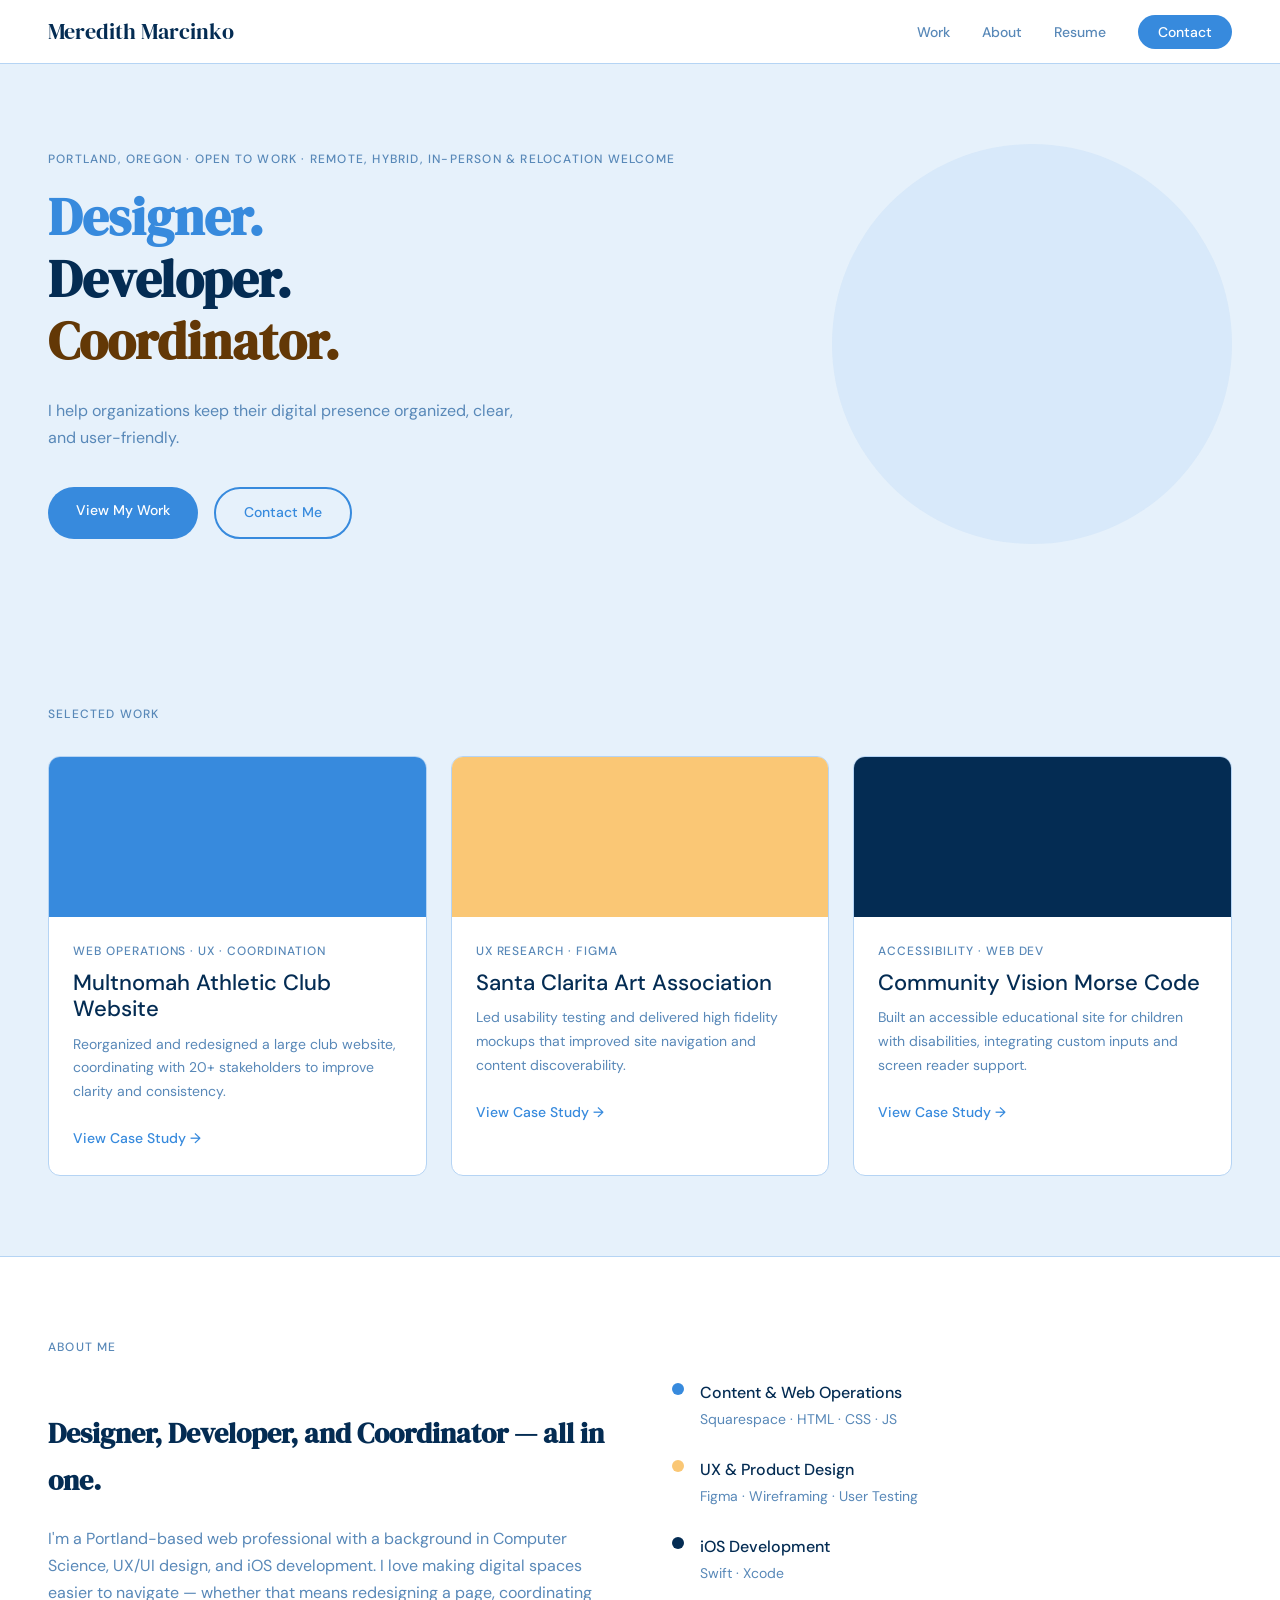
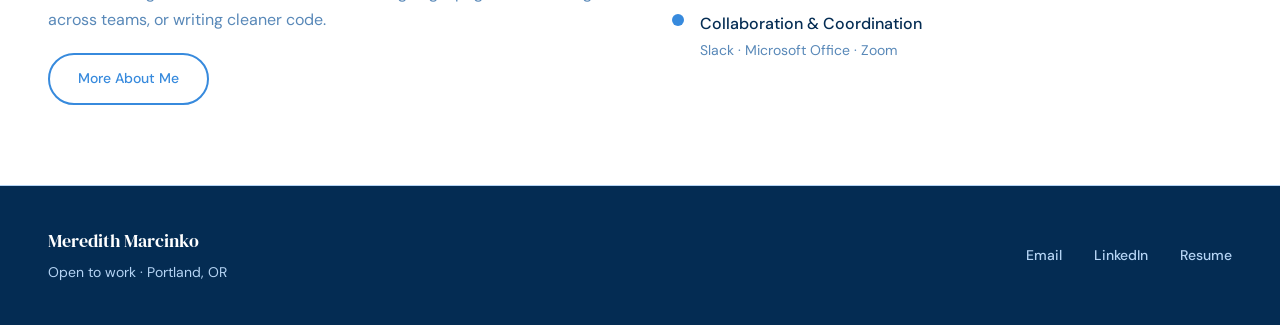
<file: index.html>
<!DOCTYPE html>
<html lang="en">
    <head>
        <link rel="stylesheet" href="style.css"/>
        <meta charset="UTF-8" />
        <meta name="viewport" content="width=device-width, initial-scale=1.0" />
        <title>Meredith Marcinko</title>
    </head>
    <body>
        <nav>
            <a href="index.html" class="nav-logo">Meredith Marcinko</a>
            <ul class="nav-links">
                <li><a href="index.html">Work</a></li>
                <li><a href="about.html">About</a></li>
                <li><a href="resume.html">Resume</a></li>
                <li><a href="contact.html" class="nav-cta">Contact</a></li>
            </ul>
        </nav>
        <section class="hero">
            <div class="hero-text">
                <p class="hero-tagline">Portland, Oregon · Open to Work · Remote, Hybrid, In-Person & Relocation Welcome</p>
                <h1 class="hero-headline">
                    <span class="blue">Designer.</span>
                    <span class="navy">Developer.</span>
                    <span class="yellow">Coordinator.</span>
                </h1>
                <p class="hero-sub"> I help organizations keep their digital presence organized, clear, and user-friendly.</p>
                <div class="hero-buttons">
                    <a href="#work" class="btn-primary">View My Work</a>
                    <a href="contact.html" class="btn-outline">Contact Me</a>
                </div>
            </div>
            <div class="hero-visual">
            </div>
        </section>
        <section class="work" id="work">
            <div class="work-header">
                <p class="section-label">Selected Work</p>
            </div>
            <div class="work-grid">
                <div class="project-card">
                    <div class="card-image blue-card"></div>
                    <div class="card-body">
                        <p class="card-type">Web Operations · UX · Coordination</p>
                        <h3 class="card-title">Multnomah Athletic Club Website</h3>
                        <p class="card-desc">Reorganized and redesigned a large club website, coordinating with 20+ stakeholders to improve clarity and consistency.</p>
                        <a href="work/mac-operations.html" class="card-link">View Case Study →</a>
                    </div>
                </div>
                <div class="project-card">
                    <div class="card-image yellow-card"></div>
                    <div class="card-body">
                        <p class="card-type">UX Research · Figma</p>
                        <h3 class="card-title">Santa Clarita Art Association</h3>
                        <p class="card-desc">Led usability testing and delivered high fidelity mockups that improved site navigation and content discoverability.</p>
                        <a href="work/santa-clarita.html" class="card-link">View Case Study →</a>
                    </div>
                </div>
                <div class="project-card">
                    <div class="card-image navy-card"></div>
                    <div class="card-body">
                        <p class="card-type">Accessibility · Web Dev</p>
                        <h3 class="card-title">Community Vision Morse Code</h3>
                        <p class="card-desc">Built an accessible educational site for children with disabilities, integrating custom inputs and screen reader support.</p>
                        <a href="work/morse-code.html" class="card-link">View Case Study →</a>
                    </div>
                </div>
            </div>
        </section>
        <section class="about-strip">
            <div class="about-left">
                <p class="section-label">About Me</p>
                <h2 class="about-heading">Designer, Developer, and Coordinator — all in one.</h2>
                <p class="about-bio">I'm a Portland-based web professional with a background in Computer Science, UX/UI design, and iOS development. I love making digital spaces easier to navigate — whether that means redesigning a page, coordinating across teams, or writing cleaner code.</p>
                <a href="about.html" class="btn-outline">More About Me</a>
            </div>
            <div class="about-right">
                <div class="skill-item">
                    <span class="skill-dot blue"></span>
                    <div>
                        <p class="skill-name">Content & Web Operations</p>
                        <p class="skill-tool">Squarespace · HTML · CSS · JS</p>
                    </div>
                </div>
                <div class="skill-item">
                    <span class="skill-dot yellow"></span>
                    <div>
                        <p class="skill-name">UX & Product Design</p>
                        <p class="skill-tool">Figma · Wireframing · User Testing</p>
                    </div>
                </div>
                <div class="skill-item">
                    <span class="skill-dot navy"></span>
                    <div>
                        <p class="skill-name">iOS Development</p>
                        <p class="skill-tool">Swift · Xcode</p>
                    </div>
                </div>
                <div class="skill-item">
                    <span class="skill-dot blue"></span>
                    <div>
                        <p class="skill-name">Collaboration & Coordination</p>
                        <p class="skill-tool">Slack · Microsoft Office · Zoom</p>
                    </div>
                </div>
            </div>
        </section>
        <footer>
            <div class="footer-left">
                <p class="footer-name">Meredith Marcinko</p>
                <p class="footer-tagline">Open to work · Portland, OR</p>
            </div>
            <div class="footer-links">
                <a href="mailto:mere.marcinko@outlook.com">Email</a>
                <a href="https://linkedin.com/in/meredith-marcinko" target="_blank">LinkedIn</a>
                <a href="resume.html">Resume</a>
            </div>
        </footer>
    </body>
</html>
</file>
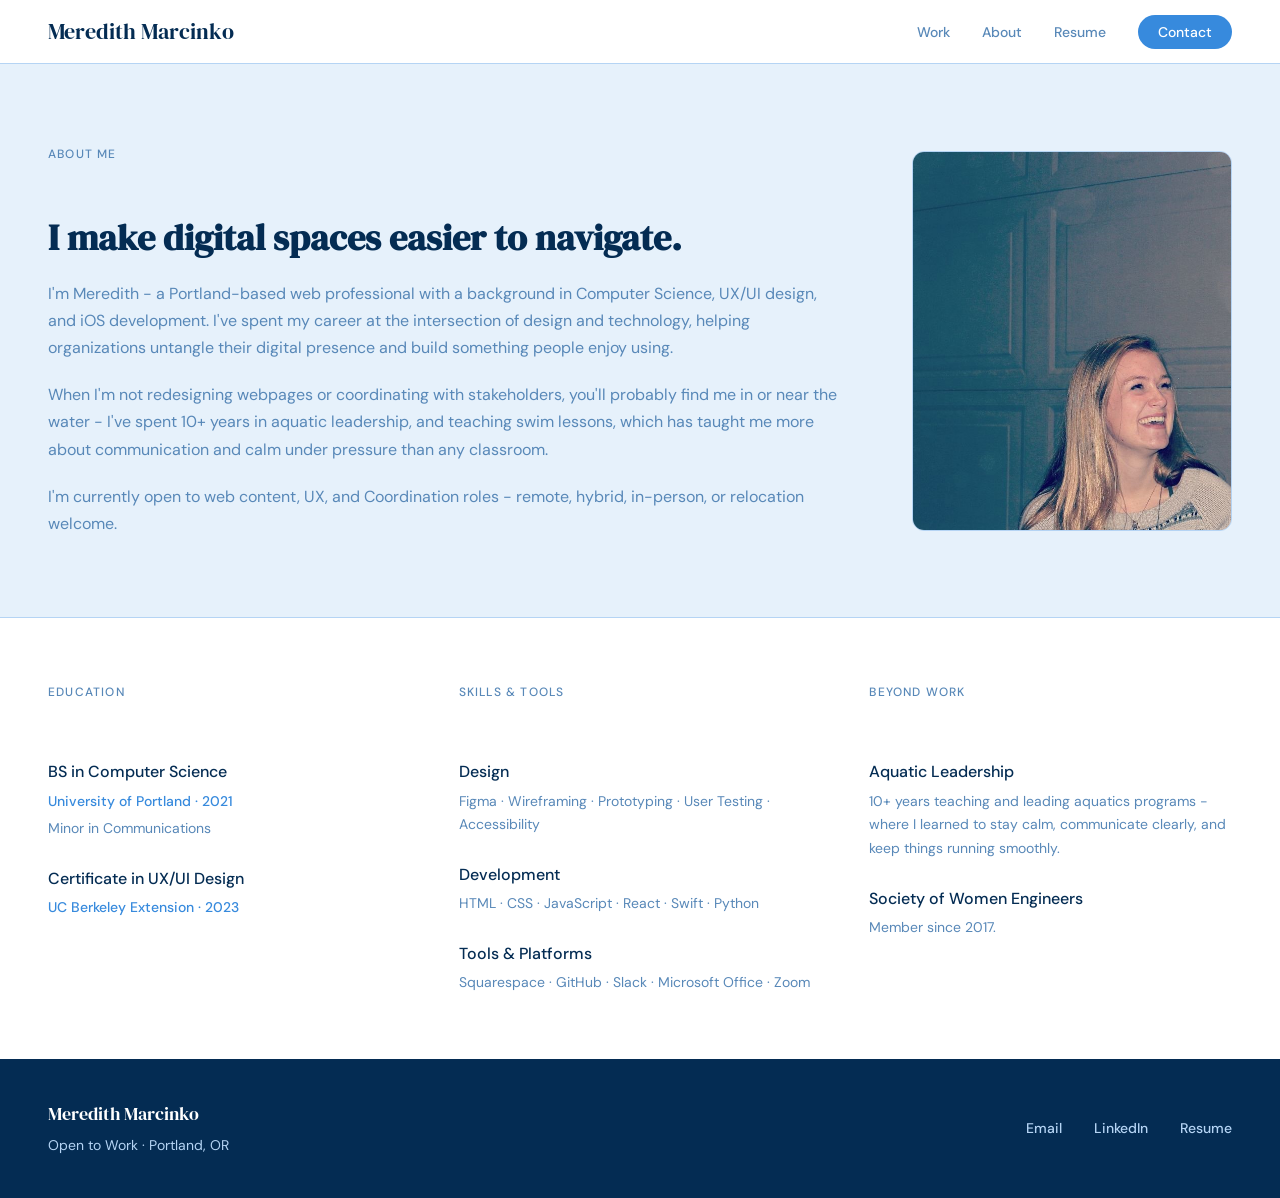
<file: about.html>
<!DOCTYPE html>
<html lang="en">
    <head>
        <link rel="stylesheet" href="style.css"/>
        <meta charset="UTF-8" />
        <meta name="viewport" content="width=device-width, initial-scale=1.0" />
        <title>About - Meredith Marcinko</title>
    </head>
    <body>
        <nav>
            <a href="index.html" class="nav-logo">Meredith Marcinko</a>
            <ul class="nav-links">
                <li><a href="index.html">Work</a></li>
                <li><a href="about.html">About</a></li>
                <li><a href="resume.html">Resume</a></li>
                <li><a href="contact.html" class="nav-cta">Contact</a></li>
            </ul>
        </nav>
        <section class="about-hero">
            <div class="about-hero-text">
                <p class="section-label">About Me</p>
                <h1 class="about-hero-heading">I make digital spaces easier to navigate.</h1>
                <p class="about-hero-bio">I'm Meredith - a Portland-based web professional with a background in Computer Science, UX/UI design, and iOS development. I've spent my career at the intersection of design and technology, helping organizations untangle their digital presence and build something people enjoy using.</p>
                <p class="about-hero-bio">When I'm not redesigning webpages or coordinating with stakeholders, you'll probably find me in or near the water - I've spent 10+ years in aquatic leadership, and teaching swim lessons, which has taught me more about communication and calm under pressure than any classroom.</p>
                <p class="about-hero-bio">I'm currently open to web content, UX, and Coordination roles - remote, hybrid, in-person, or relocation welcome.</p>
            </div>
            <div class="about-hero-image">
                <img src="assets/images/place_holder_headshot.jpg" alt="Meredith Marcinko" />
            </div>
        </section>
        <section class="about-details">
            <div class="detail-block">
                <p class="section-label">Education</p>
                <div class="detail-item">
                    <p class="detail-title">BS in Computer Science</p>
                    <p class="detail-sub">University of Portland · 2021</p>
                    <p class="detail-note">Minor in Communications</p>
                </div>
                <div class="detail-item">
                    <p class="detail-title">Certificate in UX/UI Design</p>
                    <p class="detail-sub">UC Berkeley Extension · 2023</p>
                </div>
            </div>
            <div class="detail-block">
                <p class="section-label">Skills & Tools</p>
                <div class="detail-item">
                    <p class="detail-title">Design</p>
                    <p class="detail-note">Figma · Wireframing · Prototyping · User Testing · Accessibility</p>
                </div>
                <div class="detail-item">
                    <p class="detail-title">Development</p>
                    <p class="detail-note">HTML · CSS · JavaScript · React · Swift · Python</p>
                </div>
                <div class="detail-item">
                    <p class="detail-title">Tools & Platforms</p>
                    <p class="detail-note">Squarespace · GitHub · Slack · Microsoft Office · Zoom</p>
                </div>
            </div>
            <div class="detail-block">
                <p class="section-label">Beyond Work</p>
                <div class="detail-item">
                    <p class="detail-title">Aquatic Leadership</p>
                    <p class="detail-note">10+ years teaching and leading aquatics programs - where I learned to stay calm, communicate clearly, and keep things running smoothly.</p>
                </div>
                <div class="detail-item">
                    <p class="detail-title">Society of Women Engineers</p>
                    <p class="detail-note">Member since 2017.</p>
                </div>
            </div>
        </section>
        <footer>
            <div class="footer-left">
                <p class="footer-name">Meredith Marcinko</p>
                <p class="footer-tagline">Open to Work · Portland, OR</p>
            </div>
            <div class="footer-links">
                <a href="mailto:mere.marcinko@outlook.com">Email</a>
                <a href="https://linkedin.com/in/meredith-marcinko" target="_blank">LinkedIn</a>
                <a href="resume.html">Resume</a>
            </div>
        </footer>
    </body>
</html>
</file>
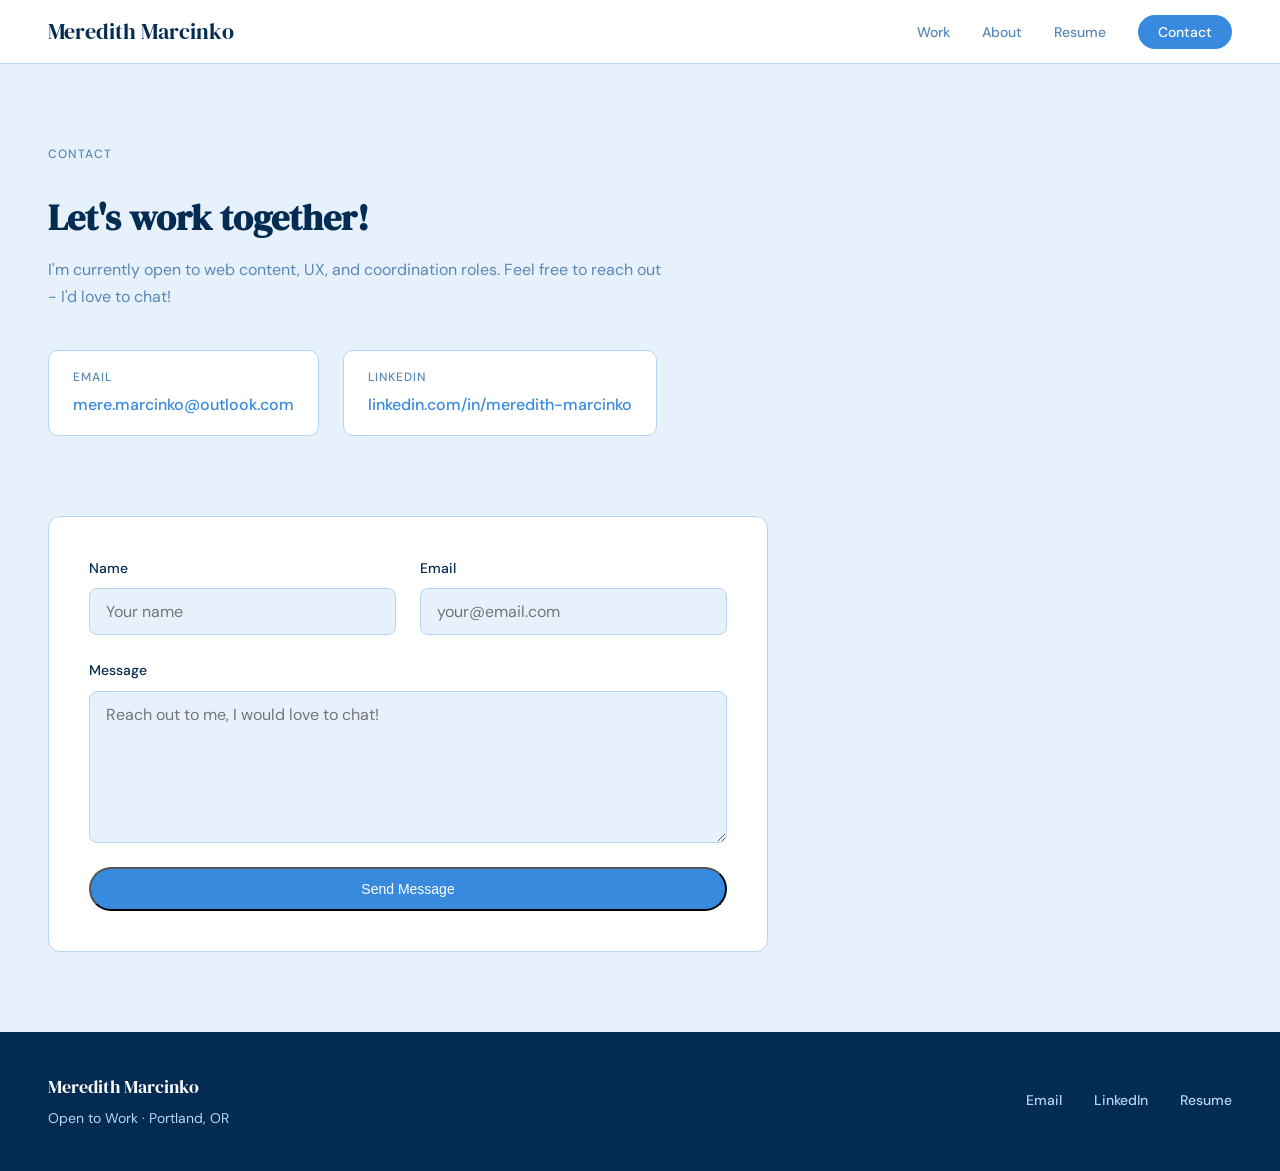
<file: contact.html>
<!DOCTYPE html>
<html lang="en">
    <head>
        <link rel="stylesheet" href="style.css"/>
        <meta charset="UTF-8" />
        <meta name="viewport" content="width=device-width, initial-scale=1.0" />
        <title>Contact - Meredith Marcinko</title>
    </head>
    <body>
        <nav>
            <a href="index.html" class="nav-logo">Meredith Marcinko</a>
            <ul class="nav-links">
                <li><a href="index.html">Work</a></li>
                <li><a href="about.html">About</a></li>
                <li><a href="resume.html">Resume</a></li>
                <li><a href="contact.html" class="nav-cta">Contact</a></li>
            </ul>
        </nav>
        <section class="contact-hero">
            <p class="section-label">Contact</p>
            <h1 class="contact-heading">Let's work together!</h1>
            <p class="contact-sub">I'm currently open to web content, UX, and coordination roles. Feel free to reach out - I'd love to chat!</p>
            <div class="contact-links">
                <a href="mailto:mere.marcinko@outlook.com" class="contact-link">
                    <span class="contact-link-label">Email</span>
                    <span class="contact-link-value">mere.marcinko@outlook.com</span>
                </a>
                <a href="https://linkedin.com/in/meredith-marcinko" target="_blank" class="contact-link">
                    <span class="contact-link-label">LinkedIn</span>
                    <span class="contact-link-value">linkedin.com/in/meredith-marcinko</span>
                </a>
            </div>
        </section>
        <section class="contact-form-section">
            <form class="contact-form" action="https://formspree.io/f/maqropbg" method="POST">
                <div class="form-row">
                    <div class="form-group">
                        <label for="name">Name</label>
                        <input type="text" id="name" name="name" placeholder="Your name" />
                    </div>
                    <div class="form-group">
                        <label for="email">Email</label>
                        <input type="email" id="email" name="email" placeholder="your@email.com" />
                    </div>
                </div>
                <div class="form-group">
                    <label for="message">Message</label>
                    <textarea id="message" name="message" rows="6" placeholder="Reach out to me, I would love to chat!"></textarea>
                </div>
                <button type="submit" class="btn-primary">Send Message</button>
            </form>
        </section>
        <footer>
            <div class="footer-left">
                <p class="footer-name">Meredith Marcinko</p>
                <p class="footer-tagline">Open to Work · Portland, OR</p>
            </div>
            <div class="footer-links">
                <a href="mailto:mere.marcinko@outlook.com">Email</a>
                <a href="https://linkedin.com/in/meredith-marcinko" target="_blank">LinkedIn</a>
                <a href="resume.html">Resume</a>
            </div>
        </footer>
    </body>
</html>
</file>
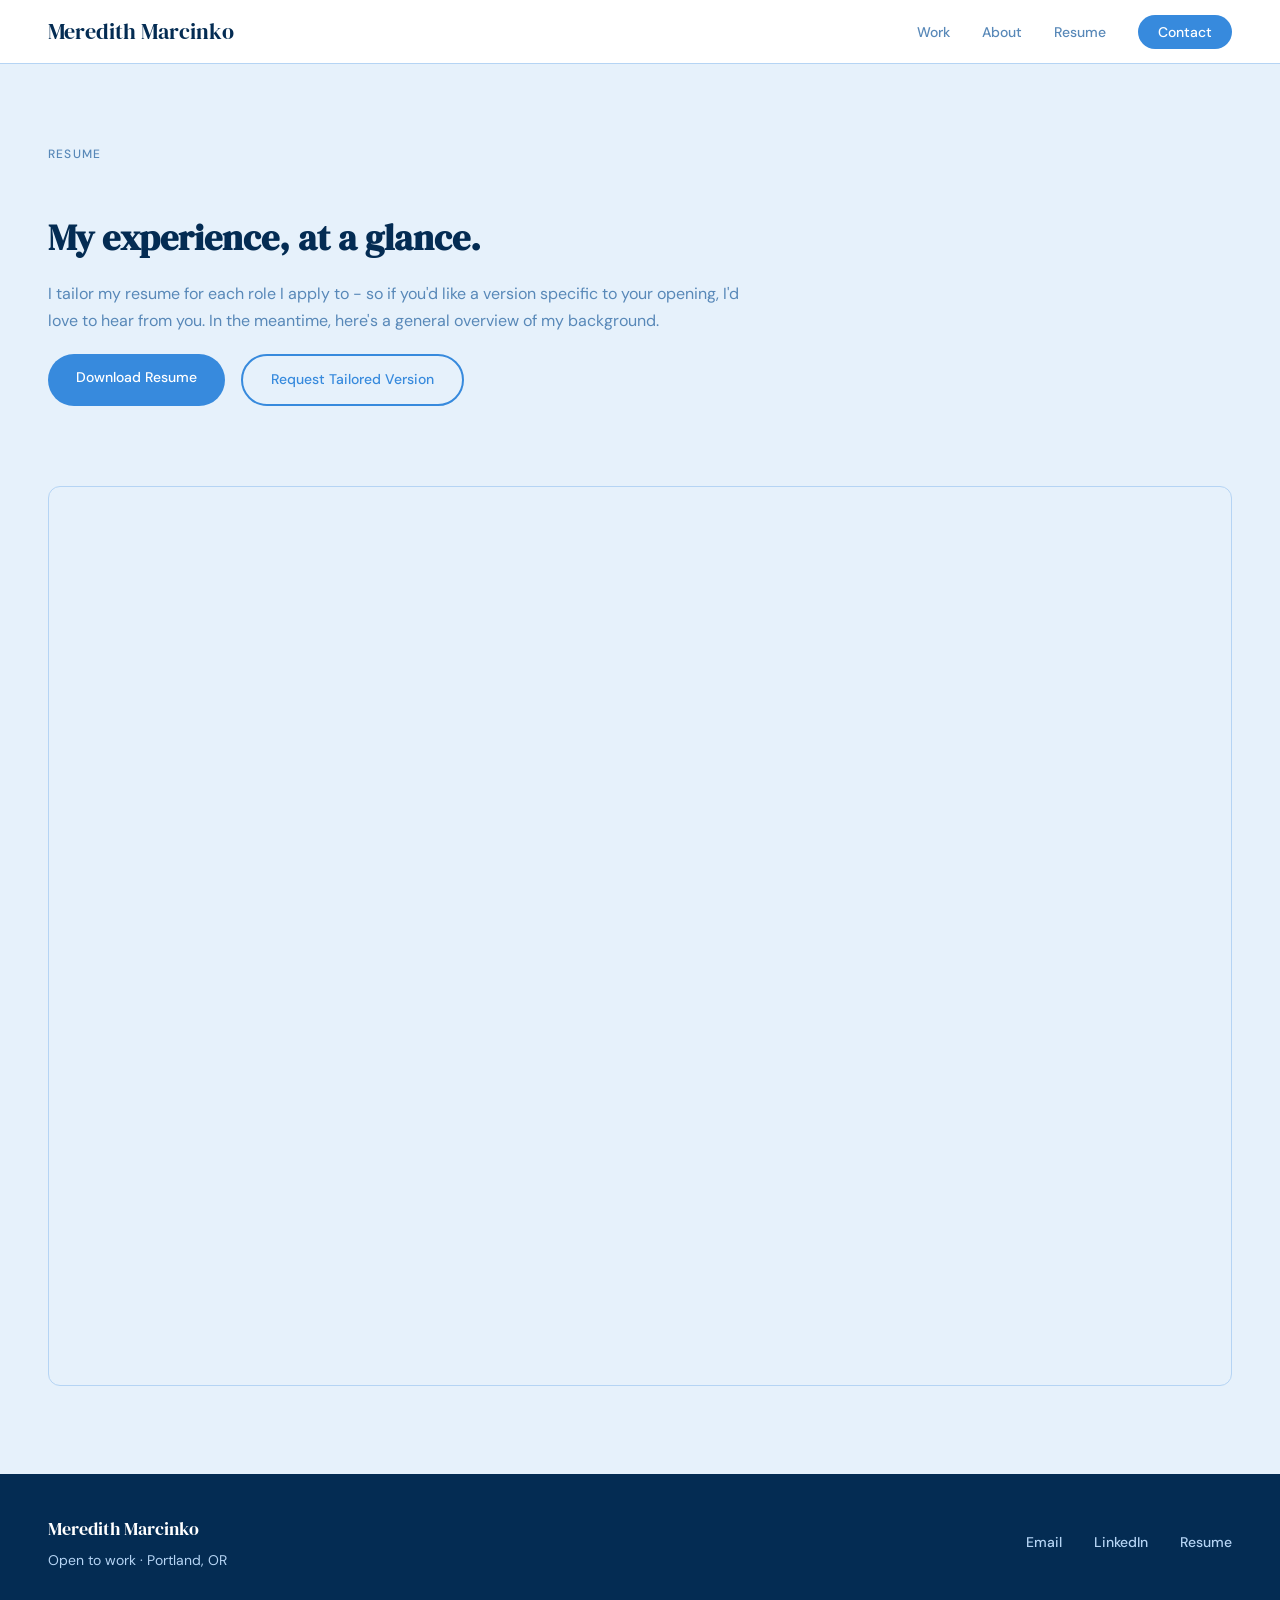
<file: resume.html>
<!DOCTYPE html>
<html lang="en">
    <head>
        <link rel="stylesheet" href="style.css" />
        <meta charset="UTF-8" />
        <meta name="viewport" content="width=device-width, initial-scale=1.0" />
        <title>Resume - Meredith Marcinko</title>
    </head>
    <body>
        <nav>
            <a href="index.html" class="nav-logo">Meredith Marcinko</a>
            <ul class="nav-links">
                <li><a href="index.html">Work</a></li>
                <li><a href="about.html">About</a></li>
                <li><a href="resume.html">Resume</a></li>
                <li><a href="contact.html" class="nav-cta">Contact</a></li>
            </ul>
        </nav>
        <section class="resume-hero">
            <div class="resume-hero-text">
                <p class="section-label">Resume</p>
                <h1 class="resume-heading">My experience, at a glance.</h1>
                <p class="resume-sub">I tailor my resume for each role I apply to - so if you'd like a version specific to your opening, I'd love to hear from you. In the meantime, here's a general overview of my background.</p>
                <div class="resume-buttons">
                    <a href="assets/Meredith_Marcinko_Resume_General.pdf" download class="btn-primary">Download Resume</a>
                    <a href="contact.html" class="btn-outline">Request Tailored Version</a>
                </div>
            </div>
        </section>
        <section class="resume-embed">
            <iframe src="assets/Meredith_Marcinko_Resume_General.pdf" title="Meredith Marcinko Resume"></iframe>
        </section>
        <footer>
            <div class="footer-left">
                <p class="footer-name">Meredith Marcinko</p>
                <p class="footer-tagline">Open to work · Portland, OR</p>
            </div>
            <div class="footer-links">
                <a href="mailto:mere.marcinko@outlook.com">Email</a>
                <a href="https://linkedin.com/in/meredith-marcinko" target="_blank">LinkedIn</a>
                <a href="resume.html">Resume</a>
            </div>
        </footer>
    </body>
</html>
</file>
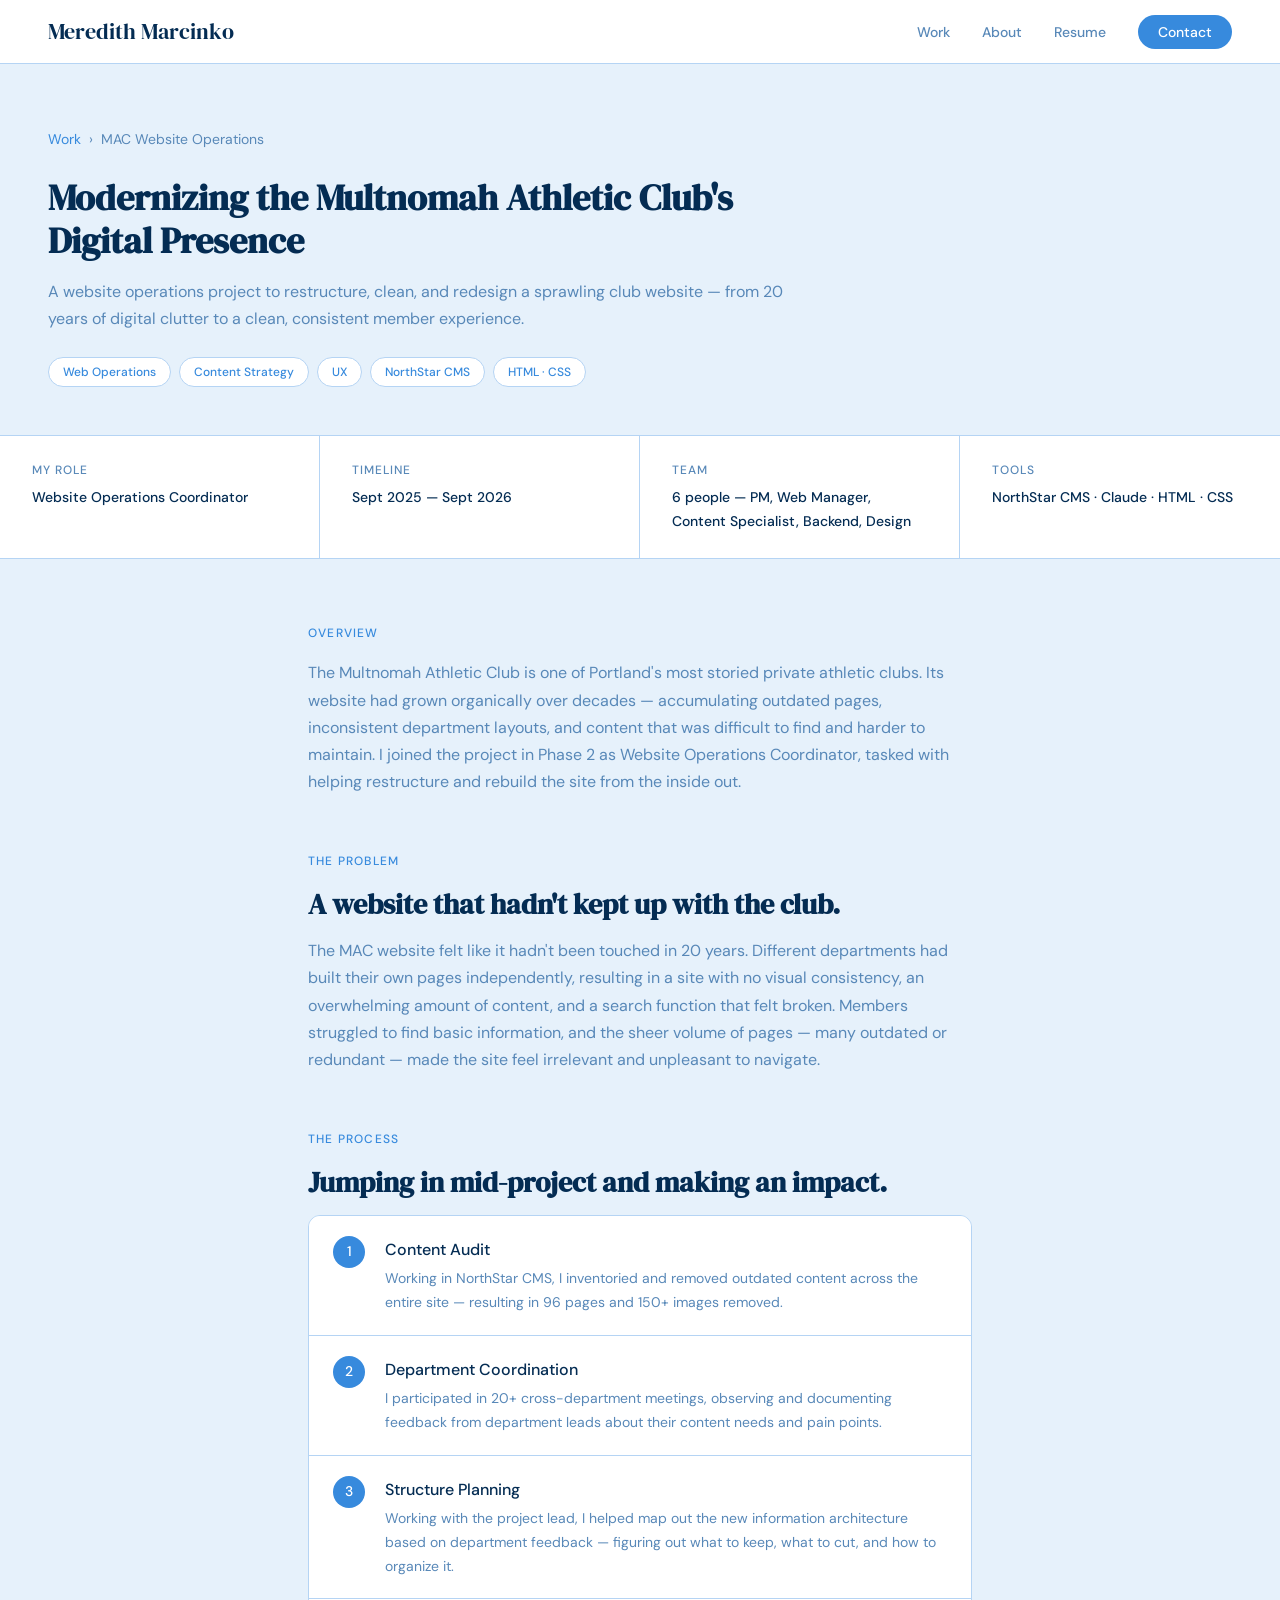
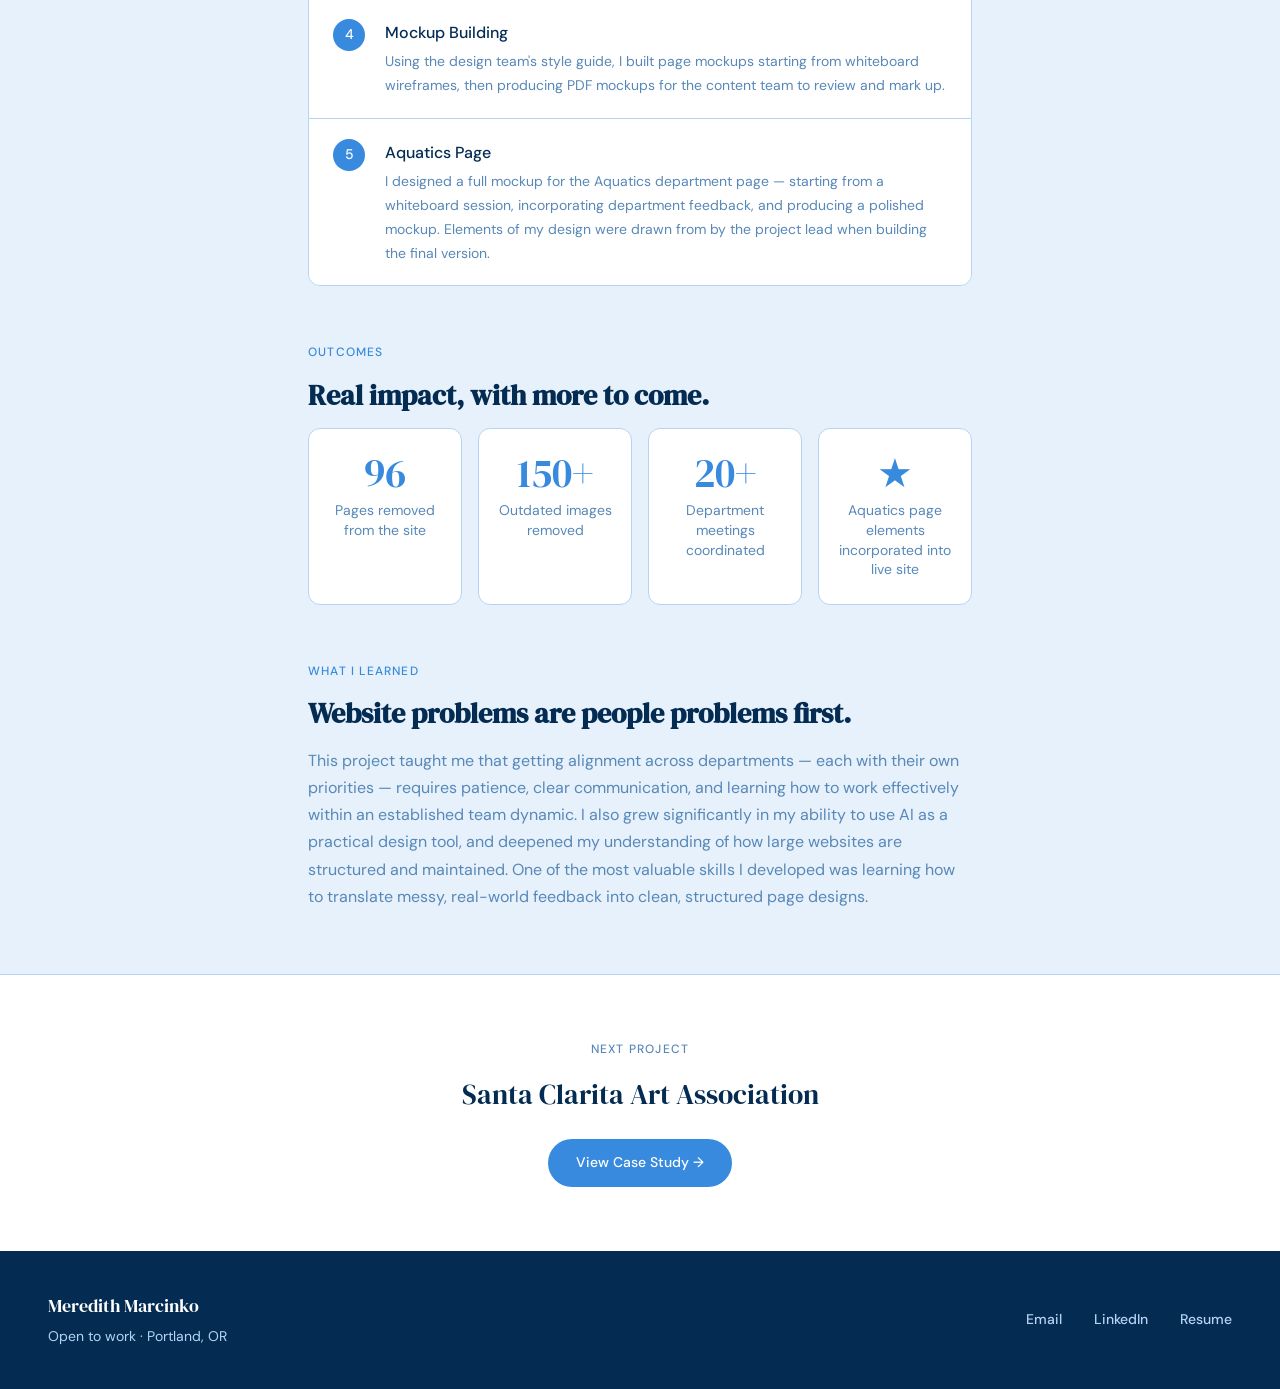
<file: work/mac-operations.html>
<!DOCTYPE html>
<html lang="en">
    <head>
        <link rel="stylesheet" href="/style.css"/>
        <meta charset="UTF-8" />
        <meta name="viewport" content="width=device-width, initial-scale=1.0" />
        <title>MAC Website Operations — Meredith Marcinko</title>
    </head>
    <body>
        <nav>
            <a href="../index.html" class="nav-logo">Meredith Marcinko</a>
            <ul class="nav-links">
                <li><a href="../index.html">Work</a></li>
                <li><a href="../about.html">About</a></li>
                <li><a href="../resume.html">Resume</a></li>
                <li><a href="../contact.html" class="nav-cta">Contact</a></li>
            </ul>
        </nav>
        <section class="case-hero">
            <div class="breadcrumb">
                <a href="../index.html">Work</a>
                <span>›</span>
                <span>MAC Website Operations</span>
            </div>
            <h1 class="case-title">Modernizing the Multnomah Athletic Club's Digital Presence</h1>
            <p class="case-sub">A website operations project to restructure, clean, and redesign a sprawling club website — from 20 years of digital clutter to a clean, consistent member experience.</p>
            <div class="case-tags">
                <span class="tag">Web Operations</span>
                <span class="tag">Content Strategy</span>
                <span class="tag">UX</span>
                <span class="tag">NorthStar CMS</span>
                <span class="tag">HTML · CSS</span>
            </div>
        </section>
        <div class="case-meta">
            <div class="case-meta-item">
                <p class="case-meta-label">My Role</p>
                <p class="case-meta-value">Website Operations Coordinator</p>
            </div>
            <div class="case-meta-item">
                <p class="case-meta-label">Timeline</p>
                <p class="case-meta-value">Sept 2025 — Sept 2026</p>
            </div>
            <div class="case-meta-item">
                <p class="case-meta-label">Team</p>
                <p class="case-meta-value">6 people — PM, Web Manager, Content Specialist, Backend, Design</p>
            </div>
            <div class="case-meta-item">
                <p class="case-meta-label">Tools</p>
                <p class="case-meta-value">NorthStar CMS · Claude · HTML · CSS</p>
            </div>
        </div>
        <div class="case-body">
            <section class="case-section">
                <p class="case-section-label">Overview</p>
                <p class="case-text">The Multnomah Athletic Club is one of Portland's most storied private athletic clubs. Its website had grown organically over decades — accumulating outdated pages, inconsistent department layouts, and content that was difficult to find and harder to maintain. I joined the project in Phase 2 as Website Operations Coordinator, tasked with helping restructure and rebuild the site from the inside out.</p>
            </section>
            <section class="case-section">
                <p class="case-section-label">The Problem</p>
                <h2 class="case-heading">A website that hadn't kept up with the club.</h2>
                <p class="case-text">The MAC website felt like it hadn't been touched in 20 years. Different departments had built their own pages independently, resulting in a site with no visual consistency, an overwhelming amount of content, and a search function that felt broken. Members struggled to find basic information, and the sheer volume of pages — many outdated or redundant — made the site feel irrelevant and unpleasant to navigate.</p>
        </section>
        <section class="case-section">
                <p class="case-section-label">The Process</p>
                <h2 class="case-heading">Jumping in mid-project and making an impact.</h2>
                <div class="process-steps">
                    <div class="process-step">
                        <div class="step-num">1</div>
                        <div class="step-content">
                            <h3 class="step-title">Content Audit</h3>
                            <p class="step-desc">Working in NorthStar CMS, I inventoried and removed outdated content across the entire site — resulting in 96 pages and 150+ images removed.</p>
                        </div>
                    </div>
                    <div class="process-step">
                        <div class="step-num">2</div>
                        <div class="step-content">
                            <h3 class="step-title">Department Coordination</h3>
                            <p class="step-desc">I participated in 20+ cross-department meetings, observing and documenting feedback from department leads about their content needs and pain points.</p>
                        </div>
                    </div>
                    <div class="process-step">
                        <div class="step-num">3</div>
                        <div class="step-content">
                            <h3 class="step-title">Structure Planning</h3>
                            <p class="step-desc">Working with the project lead, I helped map out the new information architecture based on department feedback — figuring out what to keep, what to cut, and how to organize it.</p>
                        </div>
                    </div>
                    <div class="process-step">
                        <div class="step-num">4</div>
                        <div class="step-content">
                            <h3 class="step-title">Mockup Building</h3>
                            <p class="step-desc">Using the design team's style guide, I built page mockups starting from whiteboard wireframes, then producing PDF mockups for the content team to review and mark up.</p>
                        </div>
                    </div>
                    <div class="process-step">
                        <div class="step-num">5</div>
                        <div class="step-content">
                            <h3 class="step-title">Aquatics Page</h3>
                            <p class="step-desc">I designed a full mockup for the Aquatics department page — starting from a whiteboard session, incorporating department feedback, and producing a polished mockup. Elements of my design were drawn from by the project lead when building the final version.</p>
                        </div>
                    </div>
                </div>
            </section>
            <section class="case-section">
                <p class="case-section-label">Outcomes</p>
                <h2 class="case-heading">Real impact, with more to come.</h2>
                <div class="outcomes-grid">
                    <div class="outcome-card">
                        <p class="outcome-num">96</p>
                        <p class="outcome-desc">Pages removed from the site</p>
                    </div>
                    <div class="outcome-card">
                        <p class="outcome-num">150+</p>
                        <p class="outcome-desc">Outdated images removed</p>
                    </div>
                    <div class="outcome-card">
                        <p class="outcome-num">20+</p>
                        <p class="outcome-desc">Department meetings coordinated</p>
                    </div>
                    <div class="outcome-card">
                        <p class="outcome-num">★</p>
                        <p class="outcome-desc">Aquatics page elements incorporated into live site</p>
                    </div>
                </div>
            </section>
            <section class="case-section">
                <p class="case-section-label">What I Learned</p>
                <h2 class="case-heading">Website problems are people problems first.</h2>
                <p class="case-text">This project taught me that getting alignment across departments — each with their own priorities — requires patience, clear communication, and learning how to work effectively within an established team dynamic. I also grew significantly in my ability to use AI as a practical design tool, and deepened my understanding of how large websites are structured and maintained. One of the most valuable skills I developed was learning how to translate messy, real-world feedback into clean, structured page designs.</p>
            </section>
        </div>
        <div class="case-next">
            <p class="case-next-label">Next Project</p>
            <p class="case-next-title">Santa Clarita Art Association</p>
            <a href="santa-clarita.html" class="btn-primary">View Case Study →</a>
        </div>
        <footer>
            <div class="footer-left">
                <p class="footer-name">Meredith Marcinko</p>
                <p class="footer-tagline">Open to work · Portland, OR</p>
            </div>
            <div class="footer-links">
                <a href="mailto:mere.marcinko@outlook.com">Email</a>
                <a href="https://linkedin.com/in/meredith-marcinko" target="_blank">LinkedIn</a>
                <a href="../resume.html">Resume</a>
            </div>
        </footer>
    </body>
</html>
</file>
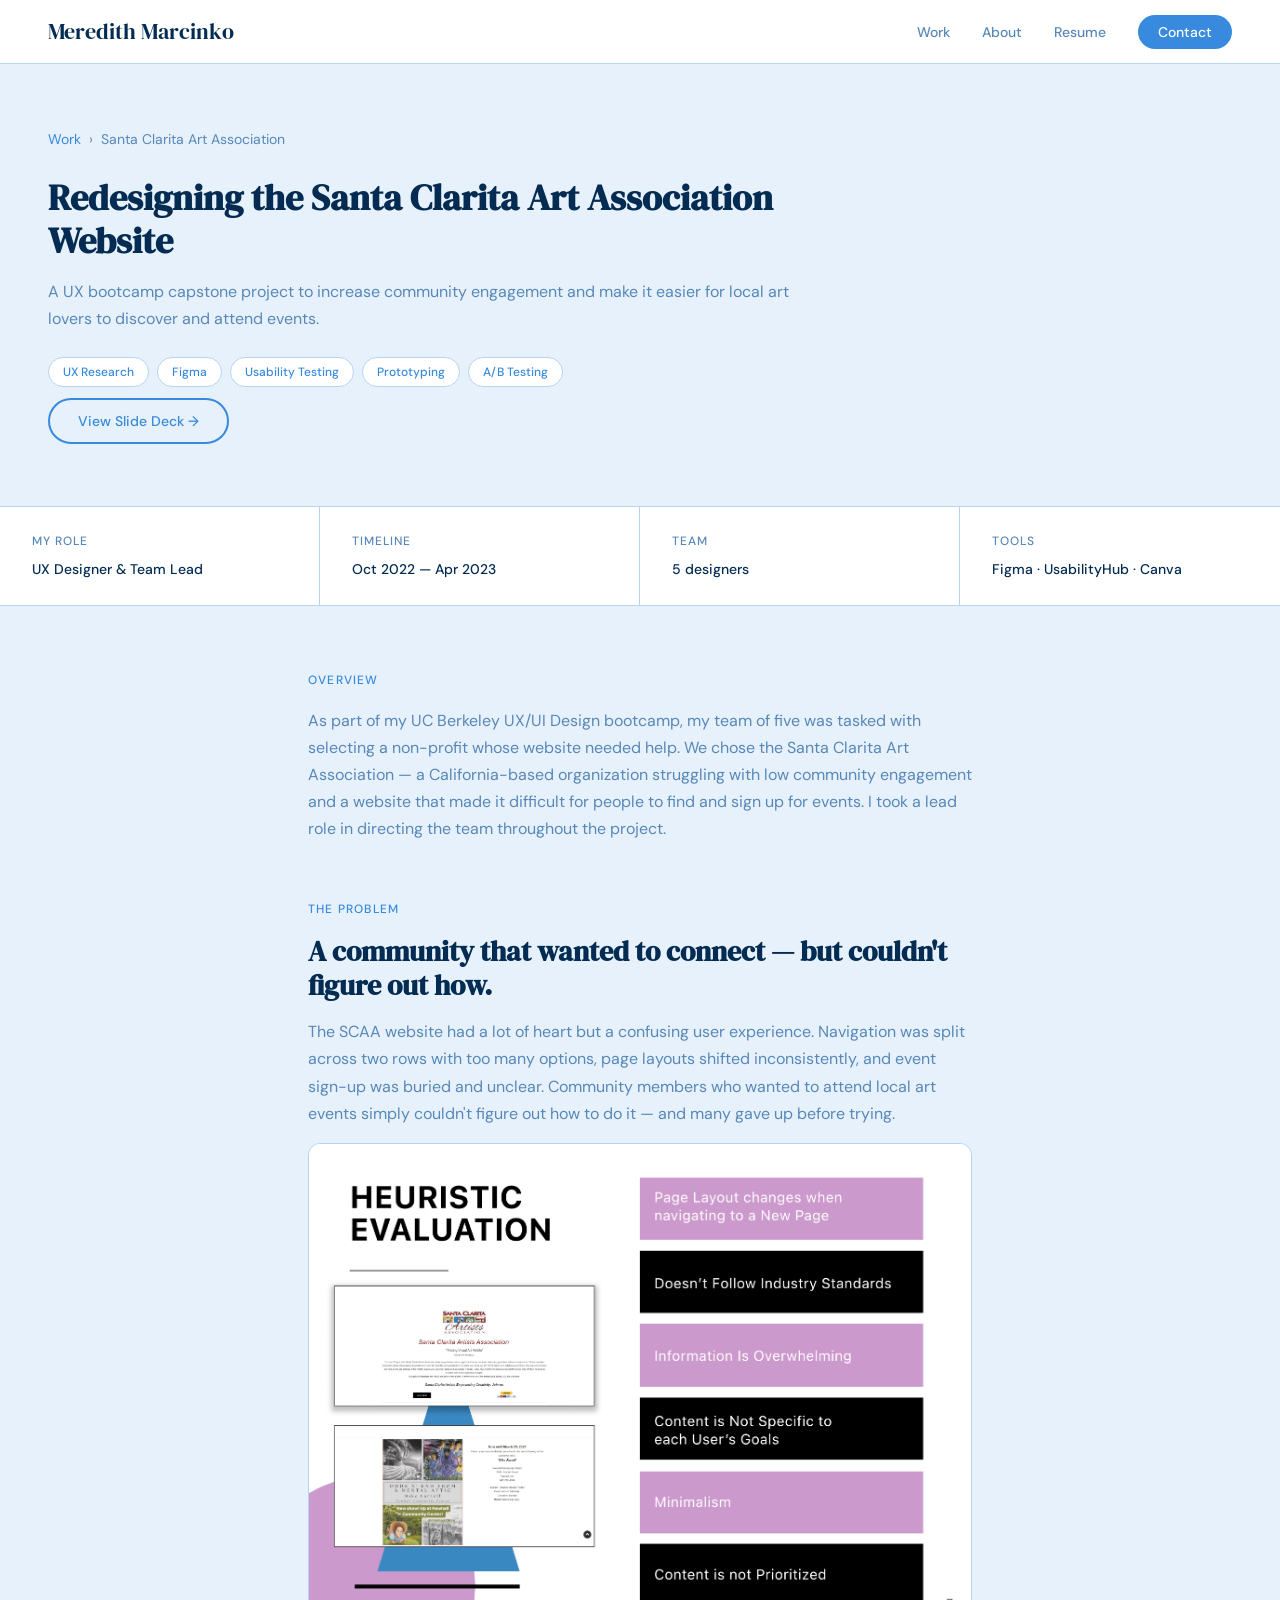
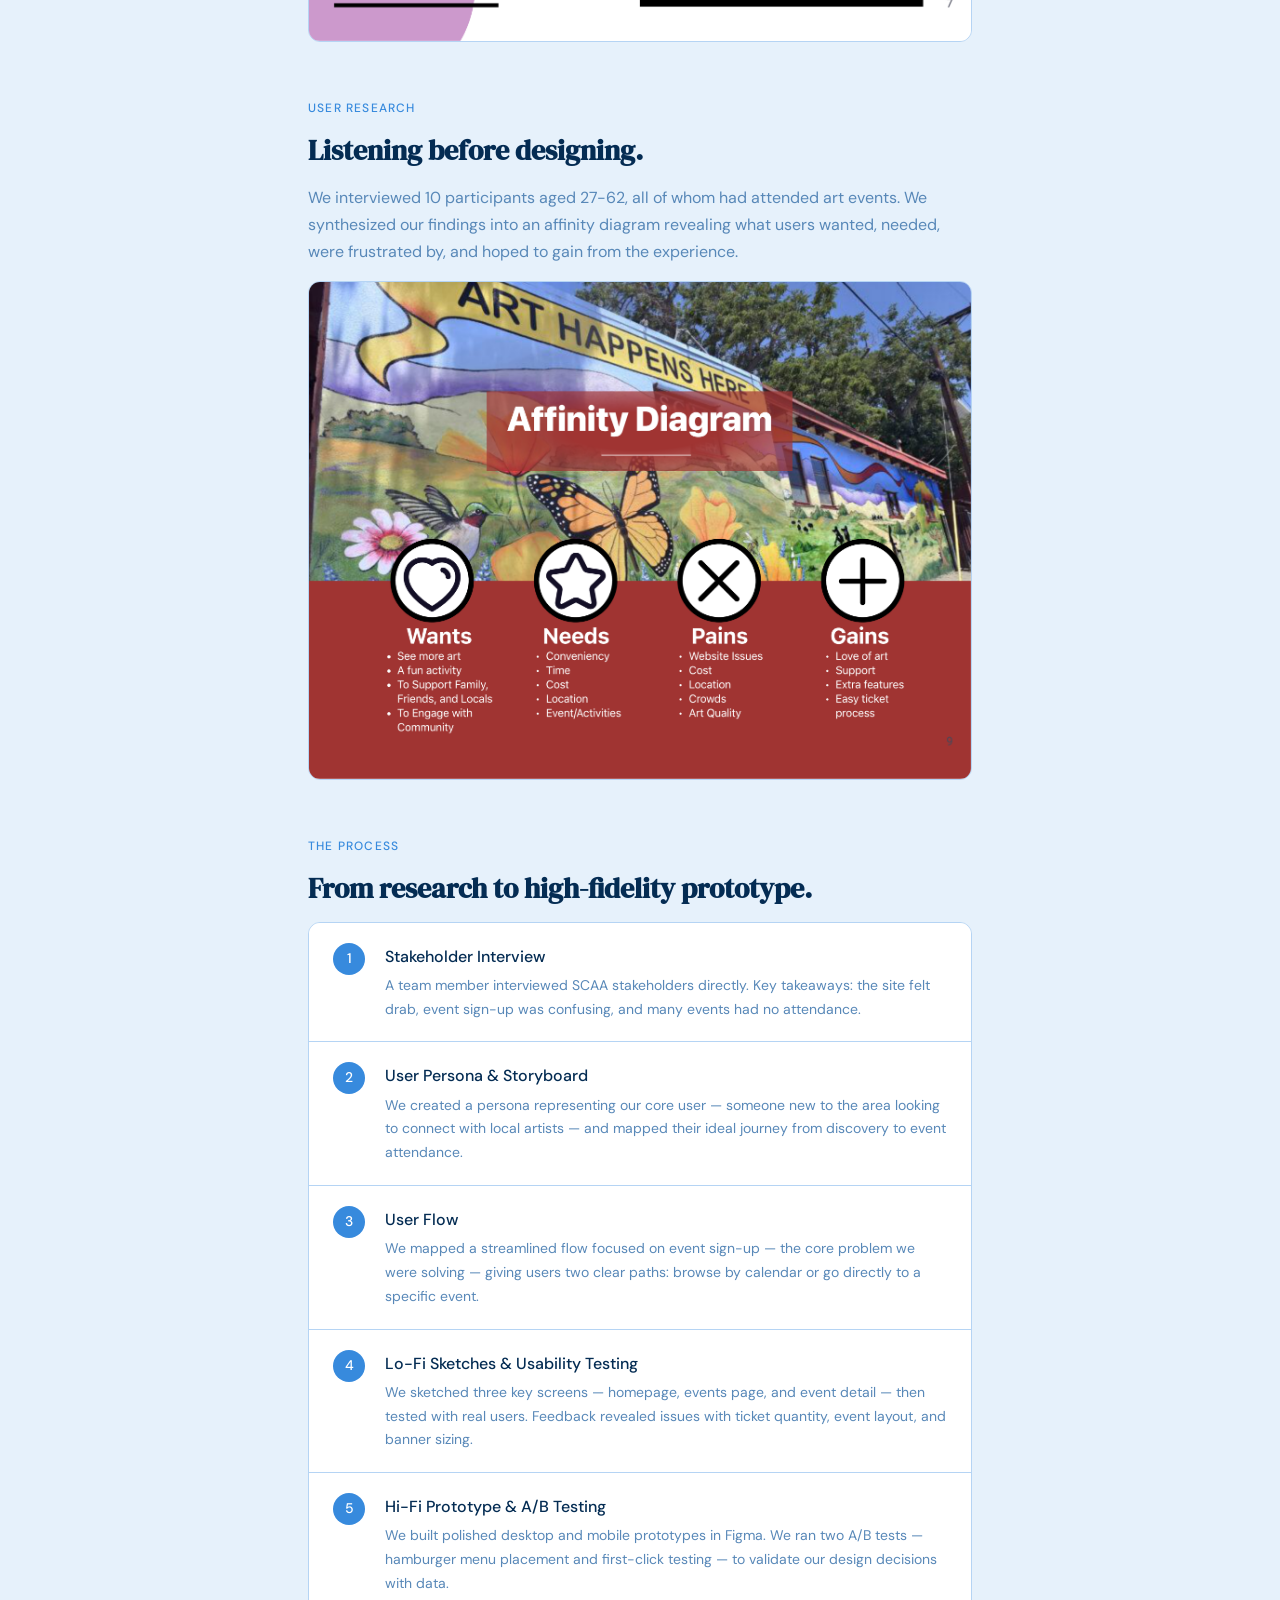
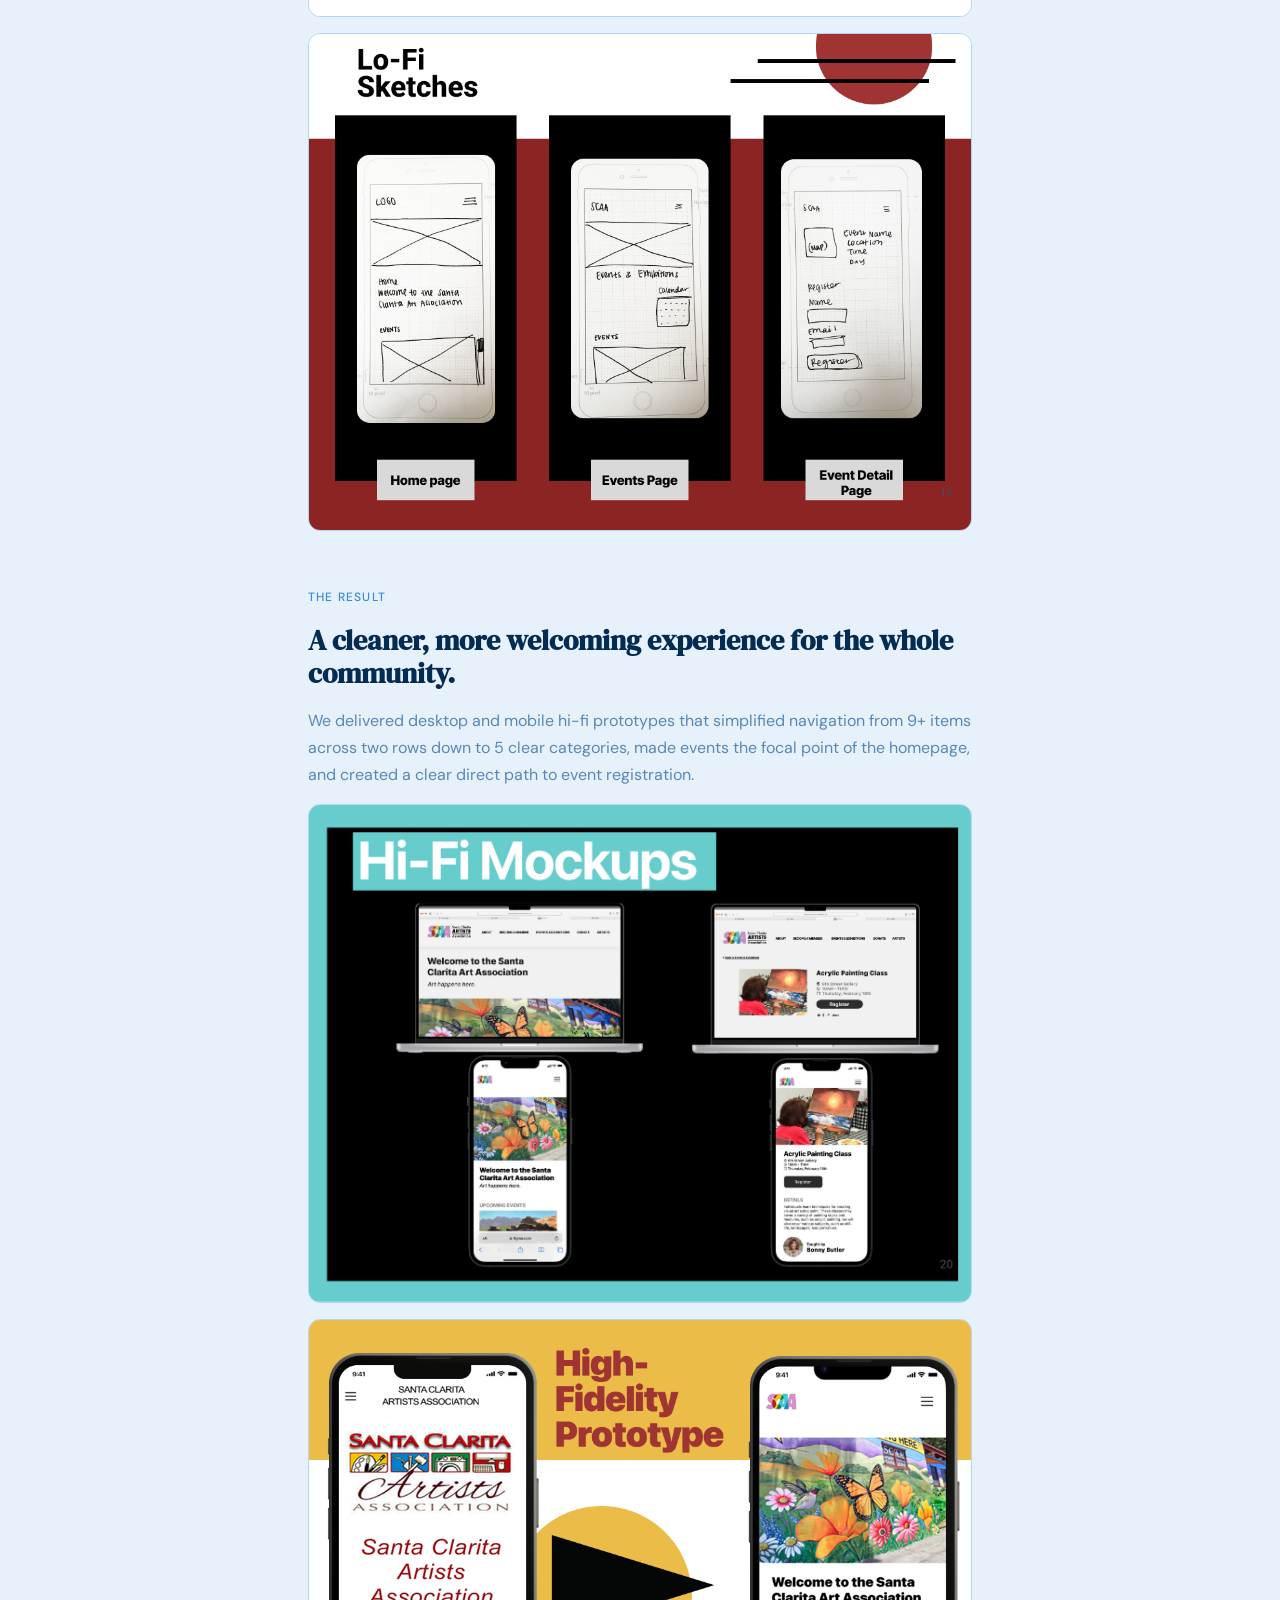
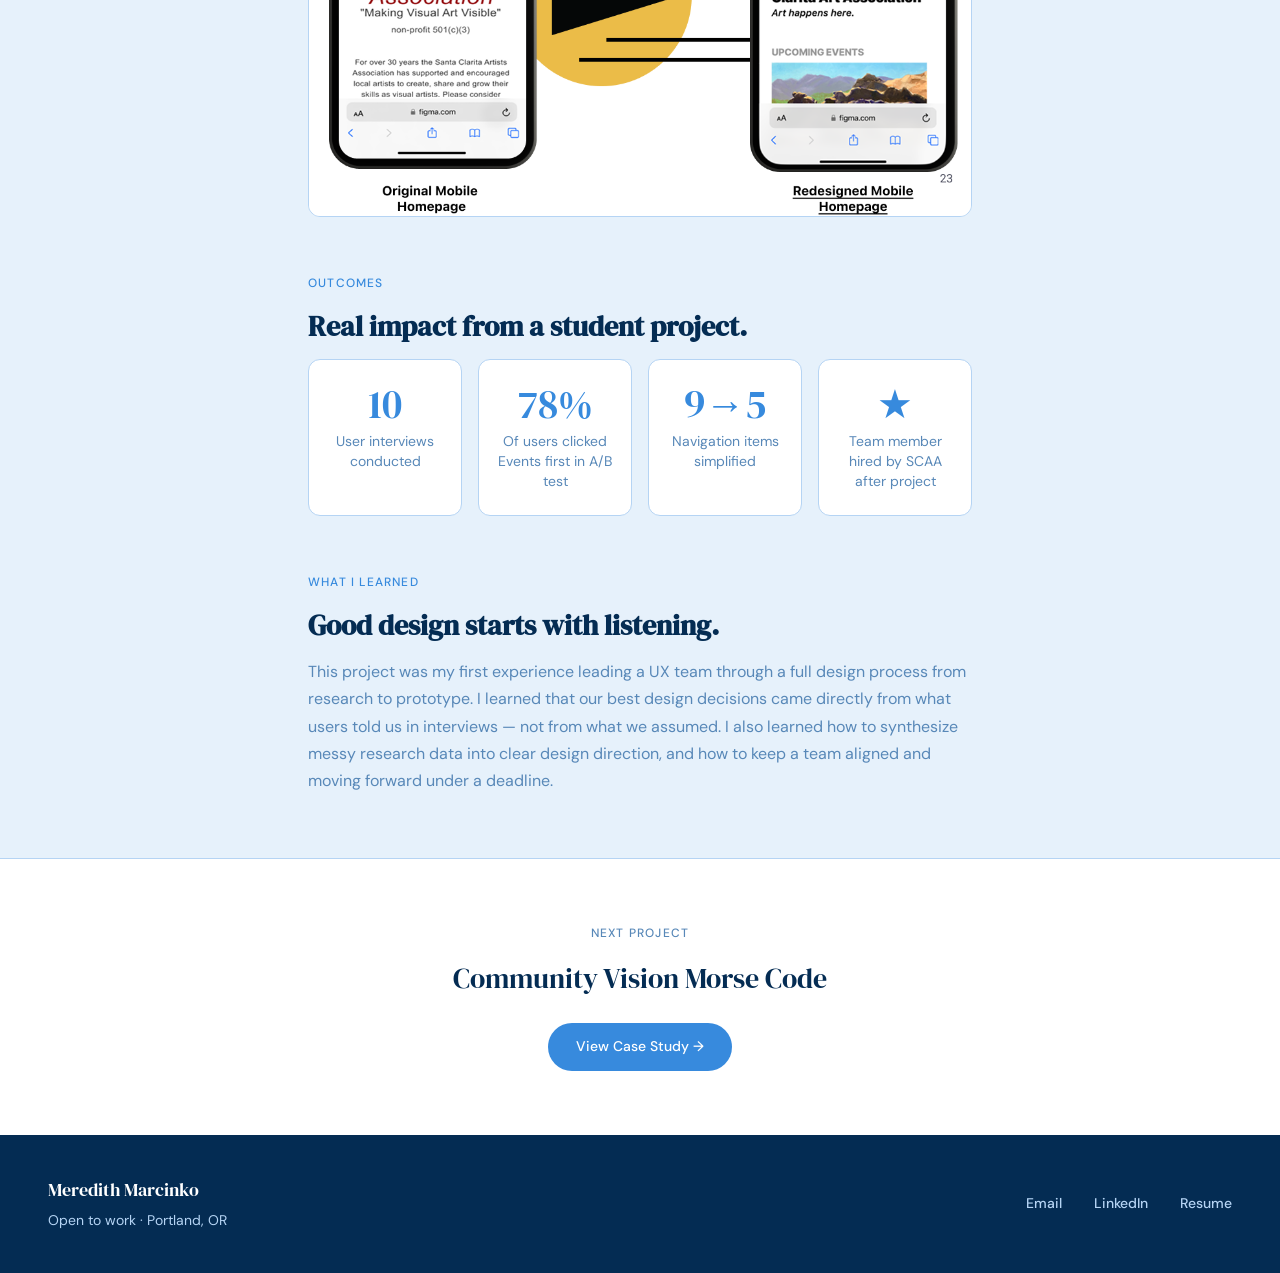
<file: work/santa-clarita.html>
<!DOCTYPE html>
<html lang="en">
    <head>
        <link rel="stylesheet" href="/style.css"/>
        <meta charset="UTF-8" />
        <meta name="viewport" content="width=device-width, initial-scale=1.0" />
        <title>Santa Clarita Art Association — Meredith Marcinko</title>
    </head>
    <body>
        <nav>
            <a href="/index.html" class="nav-logo">Meredith Marcinko</a>
            <ul class="nav-links">
                <li><a href="/index.html">Work</a></li>
                <li><a href="/about.html">About</a></li>
                <li><a href="/resume.html">Resume</a></li>
                <li><a href="/contact.html" class="nav-cta">Contact</a></li>
            </ul>
        </nav>
        <section class="case-hero">
            <div class="breadcrumb">
                <a href="/index.html">Work</a>
                <span>›</span>
                <span>Santa Clarita Art Association</span>
            </div>
            <h1 class="case-title">Redesigning the Santa Clarita Art Association Website</h1>
            <p class="case-sub">A UX bootcamp capstone project to increase community engagement and make it easier for local art lovers to discover and attend events.</p>
            <div class="case-tags">
                <span class="tag">UX Research</span>
                <span class="tag">Figma</span>
                <span class="tag">Usability Testing</span>
                <span class="tag">Prototyping</span>
                <span class="tag">A/B Testing</span>
            </div>
            <div class="case-links">
                <a href="/assets/SCAA-slidedeck.pdf" target="_blank" class="btn-outline">View Slide Deck →</a>
            </div>
        </section>
        <div class="case-meta">
            <div class="case-meta-item">
                <p class="case-meta-label">My Role</p>
                <p class="case-meta-value">UX Designer & Team Lead</p>
            </div>
            <div class="case-meta-item">
                <p class="case-meta-label">Timeline</p>
                <p class="case-meta-value">Oct 2022 — Apr 2023</p>
            </div>
            <div class="case-meta-item">
                <p class="case-meta-label">Team</p>
                <p class="case-meta-value">5 designers</p>
            </div>
            <div class="case-meta-item">
                <p class="case-meta-label">Tools</p>
                <p class="case-meta-value">Figma · UsabilityHub · Canva</p>
            </div>
        </div>
        <div class="case-body">
            <section class="case-section">
                <p class="case-section-label">Overview</p>
                <p class="case-text">As part of my UC Berkeley UX/UI Design bootcamp, my team of five was tasked with selecting a non-profit whose website needed help. We chose the Santa Clarita Art Association — a California-based organization struggling with low community engagement and a website that made it difficult for people to find and sign up for events. I took a lead role in directing the team throughout the project.</p>
            </section>
            <section class="case-section">
                <p class="case-section-label">The Problem</p>
                <h2 class="case-heading">A community that wanted to connect — but couldn't figure out how.</h2>
                <p class="case-text">The SCAA website had a lot of heart but a confusing user experience. Navigation was split across two rows with too many options, page layouts shifted inconsistently, and event sign-up was buried and unclear. Community members who wanted to attend local art events simply couldn't figure out how to do it — and many gave up before trying.</p>
                <img src="/assets/images/scaa-heuristic.png" alt="Heuristic evaluation of the original SCAA website" class="case-image" />
            </section>
            <section class="case-section">
                <p class="case-section-label">User Research</p>
                <h2 class="case-heading">Listening before designing.</h2>
                <p class="case-text">We interviewed 10 participants aged 27-62, all of whom had attended art events. We synthesized our findings into an affinity diagram revealing what users wanted, needed, were frustrated by, and hoped to gain from the experience.</p>
                <img src="/assets/images/scaa-affinity.png" alt="Affinity diagram showing user wants, needs, pains and gains" class="case-image" />
            </section>
            <section class="case-section">
                <p class="case-section-label">The Process</p>
                <h2 class="case-heading">From research to high-fidelity prototype.</h2>
                <div class="process-steps">
                    <div class="process-step">
                        <div class="step-num">1</div>
                        <div class="step-content">
                            <h3 class="step-title">Stakeholder Interview</h3>
                            <p class="step-desc">A team member interviewed SCAA stakeholders directly. Key takeaways: the site felt drab, event sign-up was confusing, and many events had no attendance.</p>
                        </div>
                    </div>
                    <div class="process-step">
                        <div class="step-num">2</div>
                        <div class="step-content">
                            <h3 class="step-title">User Persona & Storyboard</h3>
                            <p class="step-desc">We created a persona representing our core user — someone new to the area looking to connect with local artists — and mapped their ideal journey from discovery to event attendance.</p>
                        </div>
                    </div>
                    <div class="process-step">
                        <div class="step-num">3</div>
                        <div class="step-content">
                            <h3 class="step-title">User Flow</h3>
                            <p class="step-desc">We mapped a streamlined flow focused on event sign-up — the core problem we were solving — giving users two clear paths: browse by calendar or go directly to a specific event.</p>
                        </div>
                    </div>
                    <div class="process-step">
                        <div class="step-num">4</div>
                        <div class="step-content">
                            <h3 class="step-title">Lo-Fi Sketches & Usability Testing</h3>
                            <p class="step-desc">We sketched three key screens — homepage, events page, and event detail — then tested with real users. Feedback revealed issues with ticket quantity, event layout, and banner sizing.</p>
                        </div>
                    </div>
                    <div class="process-step">
                        <div class="step-num">5</div>
                        <div class="step-content">
                            <h3 class="step-title">Hi-Fi Prototype & A/B Testing</h3>
                            <p class="step-desc">We built polished desktop and mobile prototypes in Figma. We ran two A/B tests — hamburger menu placement and first-click testing — to validate our design decisions with data.</p>
                        </div>
                    </div>
                </div>
                <img src="/assets/images/scaa-lofi.png" alt="Lo-fi sketches of homepage, events page, and event detail page" class="case-image" />
            </section>
            <section class="case-section">
                <p class="case-section-label">The Result</p>
                <h2 class="case-heading">A cleaner, more welcoming experience for the whole community.</h2>
                <p class="case-text">We delivered desktop and mobile hi-fi prototypes that simplified navigation from 9+ items across two rows down to 5 clear categories, made events the focal point of the homepage, and created a clear direct path to event registration.</p>
                <img src="/assets/images/scaa-hifi.png" alt="Hi-fi mockups on desktop and mobile devices" class="case-image" />
                <img src="/assets/images/scaa-before-after.png" alt="Before and after comparison of the mobile homepage" class="case-image" />
            </section>
            <section class="case-section">
                <p class="case-section-label">Outcomes</p>
                <h2 class="case-heading">Real impact from a student project.</h2>
                <div class="outcomes-grid">
                    <div class="outcome-card">
                        <p class="outcome-num">10</p>
                        <p class="outcome-desc">User interviews conducted</p>
                    </div>
                    <div class="outcome-card">
                        <p class="outcome-num">78%</p>
                        <p class="outcome-desc">Of users clicked Events first in A/B test</p>
                    </div>
                    <div class="outcome-card">
                        <p class="outcome-num">9→5</p>
                        <p class="outcome-desc">Navigation items simplified</p>
                    </div>
                    <div class="outcome-card">
                        <p class="outcome-num">★</p>
                        <p class="outcome-desc">Team member hired by SCAA after project</p>
                    </div>
                </div>
            </section>
            <section class="case-section">
                <p class="case-section-label">What I Learned</p>
                <h2 class="case-heading">Good design starts with listening.</h2>
                <p class="case-text">This project was my first experience leading a UX team through a full design process from research to prototype. I learned that our best design decisions came directly from what users told us in interviews — not from what we assumed. I also learned how to synthesize messy research data into clear design direction, and how to keep a team aligned and moving forward under a deadline.</p>
            </section>              
        </div>
        <div class="case-next">
            <p class="case-next-label">Next Project</p>
            <p class="case-next-title">Community Vision Morse Code</p>
            <a href="morse-code.html" class="btn-primary">View Case Study →</a>
        </div>
        <footer>
            <div class="footer-left">
                <p class="footer-name">Meredith Marcinko</p>
                <p class="footer-tagline">Open to work · Portland, OR</p>
            </div>
            <div class="footer-links">
                <a href="mailto:mere.marcinko@outlook.com">Email</a>
                <a href="https://linkedin.com/in/meredith-marcinko" target="_blank">LinkedIn</a>
                <a href="/resume.html">Resume</a>
            </div>
        </footer>
    </body>
</html>
</file>
<file: style.css>
@import url('https://fonts.googleapis.com/css2?family=DM+Sans:wght@300;400;500&family=DM+Serif+Display:ital@0;1&display=swap');

:root {
  /* Colors */
  --color-bg: #E6F1FB;
  --color-surface: #FFFFFF;
  --color-navy: #042C53;
  --color-blue: #378ADD;
  --color-blue-mid: #B5D4F4;
  --color-yellow: #FAC775;
  --color-yellow-dark: #633806;
  --color-text: #0C447C;
  --color-text-muted: #5888B8;
  --color-border: #B5D4F4;

  /* Typography */
  --font-primary: 'DM Sans', -apple-system, BlinkMacSystemFont, sans-serif;
  --font-accent: 'DM Serif Display', serif;
  --font-size-display: 52px;
  --font-size-h1: 36px;
  --font-size-h2: 28px;
  --font-size-h3: 22px;
  --font-size-body: 16px;
  --font-size-small: 14px;
  --font-size-label: 12px;
  --font-weight-light: 300;
  --font-weight-normal: 400;
  --font-weight-medium: 500;
  --line-height-heading: 1.2;
  --line-height-body: 1.7;
}

* {
  margin: 0;
  padding: 0;
  box-sizing: border-box;
}

body {
  background-color: var(--color-bg);
  color: var(--color-text);
  font-family: var(--font-primary);
  font-size: var(--font-size-body);
  font-weight: var(--font-weight-normal);
  line-height: var(--line-height-body);
}

/* Navigation */
nav {
    display: flex;
    justify-content: space-between;
    align-items: center;
    padding: 0 48px;
    height: 64px;
    background-color: var(--color-surface);
    border-bottom: 1px solid var(--color-border);
}

.nav-logo {
    font-family: var(--font-accent);
    font-size: 22px;
    color: var(--color-navy);
    text-decoration: none;
}

.nav-links {
    display: flex;
    gap: 32px;
    list-style: none;
}

.nav-links a {
    font-size: var(--font-size-small);
    font-weight: var(--font-weight-medium);
    color: var(--color-text-muted);
    text-decoration: none;
}

.nav-links a:hover {
    color: var(--color-blue);
}

.nav-cta {
    background-color: var(--color-blue);
    color: var(--color-surface) !important;
    padding: 8px 20px;
    border-radius: 100px;
}

.nav-cta:hover {
    background-color: var(--color-navy) !important;
}

/* Hero */
.hero {
    display: flex;
    align-items: center;
    justify-content: space-between;
    padding: 80px 48px;
    min-height: 520px;
}

.hero-tagline {
    font-size: var(--font-size-label);
    font-weight: var(--font-weight-medium);
    color: var(--color-text-muted);
    text-transform: uppercase;
    letter-spacing: 0.1em;
    margin-bottom: 16px;
}

.hero-headline {
    font-family: var(--font-accent);
    font-size: var(--font-size-display);
    line-height: var(--line-height-heading);
    display: flex;
    flex-direction: column;
    margin-bottom: 24px;
}

.blue {
    color: var(--color-blue);
}

.navy {
    color: var(--color-navy);
}

.yellow {
    color: var(--color-yellow-dark);
}

.hero-sub {
    font-size: var(--font-size-body);
    color: var(--color-text-muted);
    max-width: 480px;
    margin-bottom: 36px;
}

.hero-buttons {
    display: flex;
    gap: 16px;
}

.btn-primary {
    background-color: var(--color-blue);
    color: var(--color-surface);
    padding: 12px 28px;
    border-radius: 100px;
    text-decoration: none;
    font-size: var(--font-size-small);
    font-weight: var(--font-weight-medium);
}

.btn-primary:hover {
    background-color: var(--color-navy);
}

.btn-outline {
    border: 2px solid var(--color-blue);
    color: var(--color-blue);
    padding: 12px 28px;
    border-radius: 100px;
    text-decoration: none;
    font-size: var(--font-size-small);
    font-weight: var(--font-weight-medium);
    align-self: flex-start;
}

.btn-outline:hover {
    background-color: var(--color-blue);
    color: var(--color-surface);
}

.hero-visual {
    width: 400px;
    height: 400px;
    background-color: var(--color-blue-mid);
    border-radius: 50%;
    opacity: 0.3;
}

/* Work Section */
.work {
    padding: 80px 48px;
}

.section-label {
    font-size: var(--font-size-label);
    font-weight: var(--font-weight-medium);
    text-transform: uppercase;
    letter-spacing: 0.1em;
    color: var(--color-text-muted);
    margin-bottom: 32px;
}

.work-grid {
    display: grid;
    grid-template-columns: repeat(3, 1fr);
    gap: 24px;
}

.project-card {
    background-color: var(--color-surface);
    border-radius: 12px;
    border: 1px solid var(--color-border);
    overflow: hidden;
    transition: transform 0.2s, box-shadow 0.2s;
}

.project-card:hover {
    transform: translateY(-4px);
    box-shadow: 0 12px 32px rgba(4, 44, 83, 0.1);
}

.card-image {
    height: 160px;
}

.blue-card {
    background-color: var(--color-blue);
}

.yellow-card {
    background-color: var(--color-yellow);
}

.navy-card {
    background-color: var(--color-navy);
}

.card-body {
    padding: 24px;
}

.card-type {
    font-size: var(--font-size-label);
    font-weight: var(--font-weight-medium);
    text-transform: uppercase;
    letter-spacing: 0.08em;
    color: var(--color-text-muted);
    margin-bottom: 8px;
}

.card-title {
    font-size: var(--font-size-h3);
    font-weight: var(--font-weight-medium);
    color: var(--color-navy);
    margin-bottom: 10px;
    line-height: var(--line-height-heading);
}

.card-desc {
    font-size: var(--font-size-small);
    color: var(--color-text-muted);
    line-height: var(--line-height-body);
    margin-bottom: 20px;
}

.card-link {
    font-size: var(--font-size-small);
    font-weight: var(--font-weight-medium);
    color: var(--color-blue);
    text-decoration: none;
}

.card-link:hover {
    color: var(--color-navy);
}

/* About Strip */
.about-strip {
    display: flex;
    gap: 64px;
    align-items: center;
    padding: 80px 48px;
    background-color: var(--color-surface);
    border-top: 1px solid var(--color-border);
    border-bottom: 1px solid var(--color-border);
    width: 100%;
}

.about-left {
    flex: 1;
    display: flex;
    flex-direction: column;
    gap: 20px;
}

.about-heading {
    font-family: var(--font-accent);
    font-size: var(--font-size-h2);
    color: var(--color-navy);
    line-height: var(--line-height-body);
}

.about-bio {
    font-size: var(--font-size-body);
    color: var(--color-text-muted);
    line-height: var(--line-height-body);
}

.about-right {
    flex: 1;
    display: flex;
    flex-direction: column;
    gap: 24px;
}

.skill-item {
    display: flex;
    align-items: flex-start;
    gap: 16px;
}

.skill-dot {
    width: 12px;
    height: 12px;
    border-radius: 50%;
    flex-shrink: 0;
    margin-top: 4px;
}

.skill-dot.blue {
    background-color: var(--color-blue);
}

.skill-dot.yellow {
    background-color: var(--color-yellow);
}

.skill-dot.navy {
    background-color: var(--color-navy);
}

.skill-name {
    font-size: var(--font-size-body);
    font-weight: var(--font-weight-medium);
    color: var(--color-navy);
    margin-bottom: 2px;
}

.skill-tool {
    font-size: var(--font-size-small);
    color: var(--color-text-muted);
}

/* Footer */
footer {
    display: flex;
    justify-content: space-between;
    align-items: center;
    padding: 40px 48px;
    background-color: var(--color-navy);
}

.footer-name {
    font-family: var(--font-accent);
    font-size: 18px;
    color: var(--color-surface);
    margin-bottom: 4px;
}

.footer-tagline {
    font-size: var(--font-size-small);
    color: var(--color-blue-mid);
}

.footer-links {
    display: flex;
    gap: 32px;
}

.footer-links a {
    font-size: var(--font-size-small);
    font-weight: var(--font-weight-medium);
    color: var(--color-blue-mid);
    text-decoration: none;
}

.footer-links a:hover {
    color: var(--color-surface);
}

/* About Page */
.about-hero {
    display: flex;
    align-items: center;
    gap: 64px;
    padding: 80px 48px;
}

.about-hero-text {
    flex: 1;
    display: flex;
    flex-direction: column;
    gap: 20px;
}

.about-hero-heading {
    font-family: var(--font-accent);
    font-size: var(--font-size-h1);
    color: var(--color-navy);
    line-height: var(--line-height-heading);
}

.about-hero-bio {
    font-size: var(--font-size-body);
    color: var(--color-text-muted);
    line-height: var(--line-height-body);
}

.about-hero-image {
    flex-shrink: 0;
    width: 320px;
    height: 380px;
    border-radius: 12px;
    overflow: hidden;
    border: 1px solid var(--color-border);
}

.about-hero-image img {
    width: 100%;
    height: 100%;
    object-fit: cover;
    object-position: top center;
}

/* About Details */
.about-details {
    display: grid;
    grid-template-columns: repeat(3, 1fr);
    gap: 48px;
    padding: 64px 48px;
    background-color: var(--color-surface);
    border-top: 1px solid var(--color-border);
}

.detail-block {
    display: flex;
    flex-direction: column;
    gap: 24px;
}

.detail-item {
    display: flex;
    flex-direction: column;
    gap: 4px;
}

.detail-title {
    font-size: var(--font-size-body);
    font-weight: var(--font-weight-medium);
    color: var(--color-navy);
}

.detail-sub {
    font-size: var(--font-size-small);
    color: var(--color-blue);
    font-weight: var(--font-weight-medium);
}

.detail-note {
    font-size: var(--font-size-small);
    color: var(--color-text-muted);
    line-height: var(--line-height-body);
}

/* Contact Page */
.contact-hero {
    padding: 80px 48px;
    max-width: 720px;
}

.contact-heading {
    font-family: var(--font-accent);
    font-size: var(--font-size-h1);
    color: var(--color-navy);
    margin-bottom: 16px;
    line-height: var(--line-height-heading);
}

.contact-sub {
    font-size: var(--font-size-body);
    color: var(--color-text-muted);
    margin-bottom: 40px;
    line-height: var(--line-height-body);
}

.contact-links {
    display: flex;
    gap: 24px;
    flex-wrap: wrap;
}

.contact-link {
    display: flex;
    flex-direction: column;
    gap: 4px;
    background-color: var(--color-surface);
    border: 1px solid var(--color-border);
    border-radius: 10px;
    padding: 16px 24px;
    text-decoration: none;
    transition: box-shadow 0.2s;
}

.contact-link:hover {
    box-shadow: 0 4px 16px rgba(4, 44, 83, 0.1);
}

.contact-link-label {
    font-size: var(--font-size-label);
    font-weight: var(--font-weight-medium);
    text-transform: uppercase;
    letter-spacing: 0.08em;
    color: var(--color-text-muted);
}

.contact-link-value {
    font-size: var(--font-size-body);
    font-weight: var(--font-weight-medium);
    color: var(--color-blue);
}

/* Contact Form */
.contact-form-section {
    padding: 0 48px 80px;
}

.contact-form {
    background-color: var(--color-surface);
    border: 1px solid var(--color-border);
    border-radius: 12px;
    padding: 40px;
    max-width: 720px;
    display: flex;
    flex-direction: column;
    gap: 24px;
}

.form-row {
    display: grid;
    grid-template-columns: 1fr 1fr;
    gap: 24px;
}

.form-group {
    display: flex;
    flex-direction: column;
    gap: 8px;
}

label {
    font-size: var(--font-size-small);
    font-weight: var(--font-weight-medium);
    color: var(--color-navy);
}

input, textarea {
    font-family: var(--font-primary);
    font-size: var(--font-size-body);
    color: var(--color-text);
    background-color: var(--color-bg);
    border: 1px solid var(--color-border);
    border-radius: 8px;
    padding: 12px 16px;
    outline: none;
    transition: border-color 0.2s;
}

input:focus, textarea:focus {
    border-color: var(--color-blue);
}

textarea {
    resize: vertical;
}

/* Resume Page */
.resume-hero {
    padding: 80px 48px;
}

.resume-hero-text {
    max-width: 720px;
    display: flex;
    flex-direction: column;
    gap: 20px;
}

.resume-heading {
    font-family: var(--font-accent);
    font-size: var(--font-size-h1);
    color: var(--color-navy);
    line-height: var(--line-height-heading);
}

.resume-sub {
    font-size: var(--font-size-body);
    color: var(--color-text-muted);
    line-height: var(--line-height-body);
}

.resume-buttons {
    display: flex;
    gap: 16px;
}

.resume-embed {
    padding: 0 48px 80px;
}

.resume-embed iframe {
    width: 100%;
    height: 900px;
    border: 1px solid var(--color-border);
    border-radius: 12px;
}

/* Case Study Pages */
.case-hero {
    padding: 64px 48px 48px;
    max-width: 860px;
}

.breadcrumb {
    display: flex;
    align-items: center;
    gap: 8px;
    font-size: var(--font-size-small);
    color: var(--color-text-muted);
    margin-bottom: 24px;
}

.breadcrumb a {
    color: var(--color-blue);
    text-decoration: none;
}

.case-title {
    font-family: var(--font-accent);
    font-size: var(--font-size-h1);
    color: var(--color-navy);
    line-height: var(--line-height-heading);
    margin-bottom: 16px;
}

.case-sub {
    font-size: var(--font-size-body);
    color: var(--color-text-muted);
    line-height: var(--line-height-body);
    margin-bottom: 24px;
}

.case-tags {
    display: flex;
    flex-wrap: wrap;
    gap: 8px;
}

.case-links {
    margin-top: 20px;
    margin-bottom: 24px;
}

.tag {
    font-size: var(--font-size-label);
    font-weight: var(--font-weight-medium);
    color: var(--color-blue);
    background-color: var(--color-surface);
    border: 1px solid var(--color-border);
    border-radius: 100px;
    padding: 4px 14px;
}

.case-meta {
    display: grid;
    grid-template-columns: repeat(4, 1fr);
    border-top: 1px solid var(--color-border);
    border-bottom: 1px solid var(--color-border);
    background-color: var(--color-surface);
}

.case-meta-item {
    padding: 24px 32px;
    border-right: 1px solid var(--color-border);
}

.case-meta-item:last-child {
    border-right: none;
}

.case-meta-label {
    font-size: var(--font-size-label);
    font-weight: var(--font-weight-medium);
    text-transform: uppercase;
    letter-spacing: 0.08em;
    color: var(--color-text-muted);
    margin-bottom: 6px;
}

.case-meta-value {
    font-size: var(--font-size-small);
    font-weight: var(--font-weight-medium);
    color: var(--color-navy);
}

.case-body {
    max-width: 760px;
    margin: 0 auto;
    padding: 64px 48px;
    display: flex;
    flex-direction: column;
    gap: 56px;
}

.case-section {
    display: flex;
    flex-direction: column;
    gap: 16px;
}

.case-section-label {
    font-size: var(--font-size-label);
    font-weight: var(--font-weight-medium);
    text-transform: uppercase;
    letter-spacing: 0.1em;
    color: var(--color-blue);
}

.case-heading {
    font-family: var(--font-accent);
    font-size: var(--font-size-h2);
    color: var(--color-navy);
    line-height: var(--line-height-heading);
}

.case-text {
    font-size: var(--font-size-body);
    color: var(--color-text-muted);
    line-height: var(--line-height-body);
}

.case-image {
    width: 100%;
    border-radius: 12px;
    border: 1px solid var(--color-border);
}

.process-steps {
    display: flex;
    flex-direction: column;
    gap: 0;
    border: 1px solid var(--color-border);
    border-radius: 12px;
    overflow: hidden;
}

.process-step {
    display: flex;
    align-items: flex-start;
    gap: 20px;
    padding: 20px 24px;
    border-bottom: 1px solid var(--color-border);
    background-color: var(--color-surface);
}

.process-step:last-child {
    border-bottom: none;
}

.step-num {
    width: 32px;
    height: 32px;
    border-radius: 50%;
    background-color: var(--color-blue);
    color: var(--color-surface);
    font-size: var(--font-size-small);
    font-weight: var(--font-weight-medium);
    display: flex;
    align-items: center;
    justify-content: center;
    flex-shrink: 0;
}

.step-title {
    font-size: var(--font-size-body);
    font-weight: var(--font-weight-medium);
    color: var(--color-navy);
    margin-bottom: 4px;
}

.step-desc {
    font-size: var(--font-size-small);
    color: var(--color-text-muted);
    line-height: var(--line-height-body);
}

.outcomes-grid {
    display: grid;
    grid-template-columns: repeat(4, 1fr);
    gap: 16px;
}

.outcome-card {
    background-color: var(--color-surface);
    border: 1px solid var(--color-border);
    border-radius: 12px;
    padding: 24px 16px;
    text-align: center;
}

.outcome-num {
    font-family: var(--font-accent);
    font-size: 40px;
    color: var(--color-blue);
    line-height: 1;
    margin-bottom: 8px;
}

.outcome-desc {
    font-size: var(--font-size-small);
    color: var(--color-text-muted);
    line-height: 1.4;
}

.case-next {
    text-align: center;
    padding: 64px 48px;
    background-color: var(--color-surface);
    border-top: 1px solid var(--color-border);
    display: flex;
    flex-direction: column;
    align-items: center;
    gap: 12px;
}

.case-next-label {
    font-size: var(--font-size-label);
    font-weight: var(--font-weight-medium);
    text-transform: uppercase;
    letter-spacing: 0.1em;
    color: var(--color-text-muted);
}

.case-next-title {
    font-family: var(--font-accent);
    font-size: var(--font-size-h2);
    color: var(--color-navy);
    margin-bottom: 8px;
}

/* Before/After Grid */
.before-after {
    display: grid;
    grid-template-columns: 1fr 1fr;
    gap: 16px;
}

.ba-label {
    font-size: var(--font-size-small);
    color: var(--color-text-muted);
    margin-bottom: 8px;
}

/* Tester Grid */
.tester-grid {
    display: grid;
    grid-template-columns: 1fr 1fr;
    gap: 16px;
}

.tester-caption {
    font-size: var(--font-size-small);
    color: var(--color-text-muted);
    text-align: center;
    margin-top: 8px;
}

.ba-item {
    display: flex;
    flex-direction: column;
}

.tester-item {
    display: flex;
    flex-direction: column;
    align-items: center;
}

/* Mobile */
@media (max-width: 768px) {
    .work-grid {
        grid-template-columns: 1fr;
    }

    .about-strip {
        flex-direction: column;
        gap: 32px;
    }

    footer {
        flex-direction: column;
        gap: 20px;
        text-align: center;
    }

    .about-hero {
        flex-direction: column;
    }

    .about-details {
        grid-template-columns: 1fr;
    }
}

@media (max-width: 480px) {
    nav {
        flex-wrap: warp;
        height: auto;
        padding: 16px 24px;
        row-gap: 12px;
    }

    .nav-links {
        gap: 16px;
        flex-wrap: wrap;
    }

    .case-meta {
        grid-template-columns: 1fr;
    }

    .case-meta-item {
        border-right: none;
        border-bottom: 1px solid var(--color-border);
    }

    .case-meta-item:last-child {
        border-bottom: none;
    }

    .outcomes-grid {
        grid-template-columns: 1fr 1fr;
    }

    .form-row {
        grid-template-columns: 1fr;
    }
}
</file>
